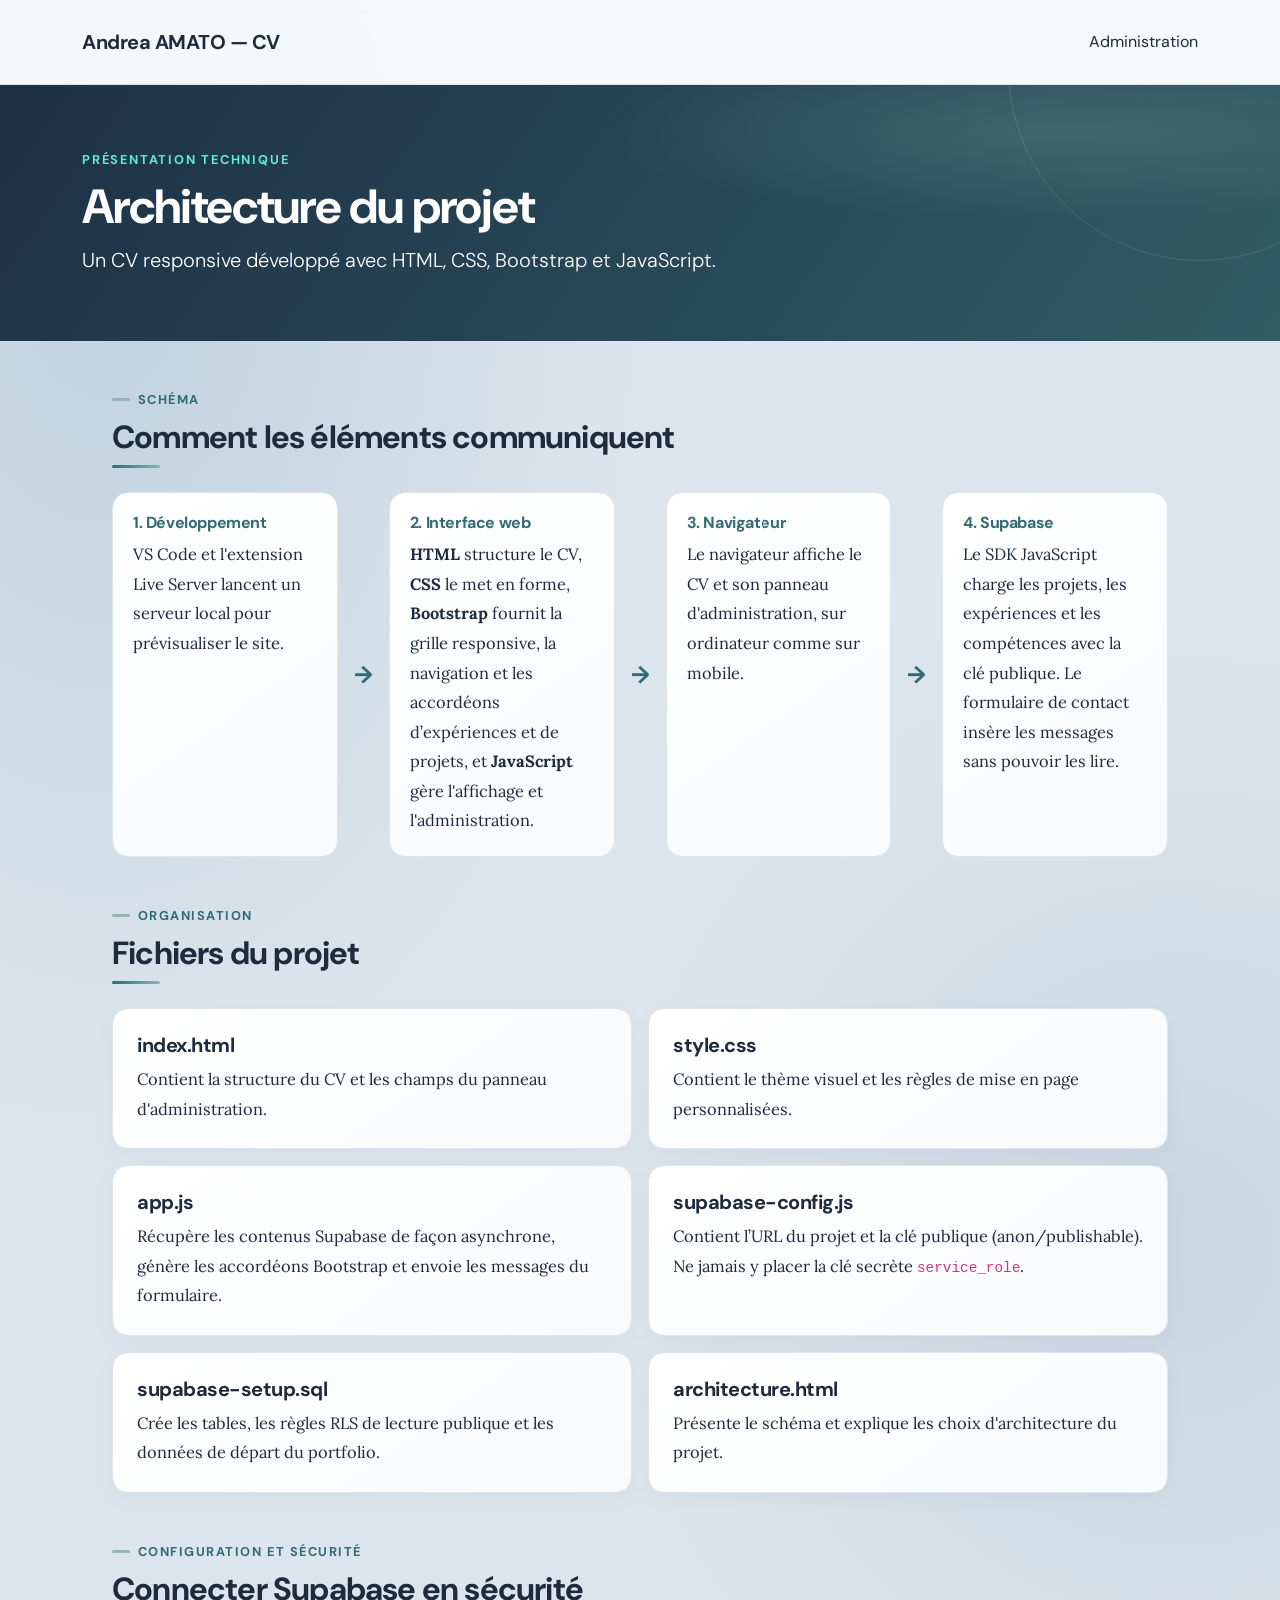
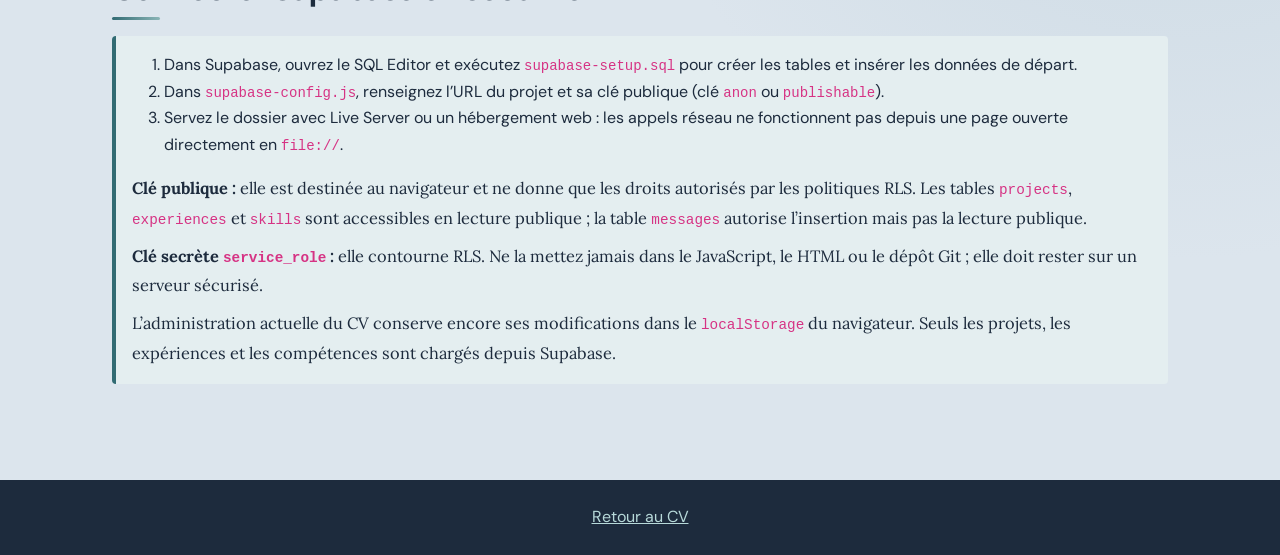
<file: architecture.html>
<!doctype html>
<html lang="fr">
  <head>
    <meta charset="utf-8">
    <meta name="viewport" content="width=device-width, initial-scale=1">
    <meta name="description" content="Schéma et explication de l'architecture du CV en ligne d'Andrea Amato.">
    <title>Architecture du projet — CV Andrea AMATO</title>
    <link rel="preconnect" href="https://fonts.googleapis.com">
    <link rel="preconnect" href="https://fonts.gstatic.com" crossorigin>
    <link href="https://fonts.googleapis.com/css2?family=DM+Sans:wght@400;500;600;700&family=Lora:wght@400;500;600&display=swap" rel="stylesheet">
    <link href="https://cdn.jsdelivr.net/npm/bootstrap@5.3.8/dist/css/bootstrap.min.css" rel="stylesheet" integrity="sha384-sRIl4kxILFvY47J16cr9ZwB07vP4J8+LH7qKQnuqkuIAvNWLzeN8tE5YBujZqJLB" crossorigin="anonymous">
    <link rel="stylesheet" href="style.css">
  </head>
  <body>
    <nav class="navbar border-bottom" aria-label="Navigation principale">
      <div class="container">
        <a class="navbar-brand fw-bold" href="index.html">Andrea AMATO — CV</a>
        <a class="nav-link" href="index.html#administration">Administration</a>
      </div>
    </nav>

    <header class="hero py-5">
      <div class="container py-3">
        <p class="eyebrow mb-2">Présentation technique</p>
        <h1 class="display-5 fw-bold">Architecture du projet</h1>
        <p class="lead mb-0">Un CV responsive développé avec HTML, CSS, Bootstrap et JavaScript.</p>
      </div>
    </header>

    <main class="container py-5">
      <section class="mb-5" aria-labelledby="diagram-title">
        <p class="section-label mb-2">Schéma</p>
        <h2 class="h2 fw-bold mb-4" id="diagram-title">Comment les éléments communiquent</h2>
        <div class="architecture-flow" aria-label="Le navigateur affiche le CV avec Bootstrap et JavaScript, qui charge les projets, les expériences et les compétences depuis Supabase. Le formulaire insère les messages dans Supabase.">
          <article class="architecture-node">
            <h3>1. Développement</h3>
            <p class="mb-0">VS Code et l'extension Live Server lancent un serveur local pour prévisualiser le site.</p>
          </article>
          <span class="architecture-arrow" aria-hidden="true">→</span>
          <article class="architecture-node">
            <h3>2. Interface web</h3>
            <p class="mb-0"><strong>HTML</strong> structure le CV, <strong>CSS</strong> le met en forme, <strong>Bootstrap</strong> fournit la grille responsive, la navigation et les accordéons d’expériences et de projets, et <strong>JavaScript</strong> gère l'affichage et l'administration.</p>
          </article>
          <span class="architecture-arrow" aria-hidden="true">→</span>
          <article class="architecture-node">
            <h3>3. Navigateur</h3>
            <p class="mb-0">Le navigateur affiche le CV et son panneau d'administration, sur ordinateur comme sur mobile.</p>
          </article>
          <span class="architecture-arrow" aria-hidden="true">→</span>
          <article class="architecture-node">
            <h3>4. Supabase</h3>
            <p class="mb-0">Le SDK JavaScript charge les projets, les expériences et les compétences avec la clé publique. Le formulaire de contact insère les messages sans pouvoir les lire.</p>
          </article>
        </div>
      </section>

      <section class="mb-5" aria-labelledby="files-title">
        <p class="section-label mb-2">Organisation</p>
        <h2 class="h2 fw-bold mb-4" id="files-title">Fichiers du projet</h2>
        <div class="row g-3">
          <div class="col-md-6">
            <article class="content-card">
              <h3 class="h5 fw-bold">index.html</h3>
              <p class="mb-0">Contient la structure du CV et les champs du panneau d'administration.</p>
            </article>
          </div>
          <div class="col-md-6">
            <article class="content-card">
              <h3 class="h5 fw-bold">style.css</h3>
              <p class="mb-0">Contient le thème visuel et les règles de mise en page personnalisées.</p>
            </article>
          </div>
          <div class="col-md-6">
            <article class="content-card">
              <h3 class="h5 fw-bold">app.js</h3>
              <p class="mb-0">Récupère les contenus Supabase de façon asynchrone, génère les accordéons Bootstrap et envoie les messages du formulaire.</p>
            </article>
          </div>
          <div class="col-md-6">
            <article class="content-card">
              <h3 class="h5 fw-bold">supabase-config.js</h3>
              <p class="mb-0">Contient l’URL du projet et la clé publique (anon/publishable). Ne jamais y placer la clé secrète <code>service_role</code>.</p>
            </article>
          </div>
          <div class="col-md-6">
            <article class="content-card">
              <h3 class="h5 fw-bold">supabase-setup.sql</h3>
              <p class="mb-0">Crée les tables, les règles RLS de lecture publique et les données de départ du portfolio.</p>
            </article>
          </div>
          <div class="col-md-6">
            <article class="content-card">
              <h3 class="h5 fw-bold">architecture.html</h3>
              <p class="mb-0">Présente le schéma et explique les choix d'architecture du projet.</p>
            </article>
          </div>
        </div>
      </section>

      <section aria-labelledby="security-title">
        <p class="section-label mb-2">Configuration et sécurité</p>
        <h2 class="h2 fw-bold mb-3" id="security-title">Connecter Supabase en sécurité</h2>
        <div class="architecture-note">
          <ol class="mb-3">
            <li>Dans Supabase, ouvrez le SQL Editor et exécutez <code>supabase-setup.sql</code> pour créer les tables et insérer les données de départ.</li>
            <li>Dans <code>supabase-config.js</code>, renseignez l’URL du projet et sa clé publique (clé <code>anon</code> ou <code>publishable</code>).</li>
            <li>Servez le dossier avec Live Server ou un hébergement web : les appels réseau ne fonctionnent pas depuis une page ouverte directement en <code>file://</code>.</li>
          </ol>
          <p class="mb-2"><strong>Clé publique :</strong> elle est destinée au navigateur et ne donne que les droits autorisés par les politiques RLS. Les tables <code>projects</code>, <code>experiences</code> et <code>skills</code> sont accessibles en lecture publique ; la table <code>messages</code> autorise l’insertion mais pas la lecture publique.</p>
          <p class="mb-2"><strong>Clé secrète <code>service_role</code> :</strong> elle contourne RLS. Ne la mettez jamais dans le JavaScript, le HTML ou le dépôt Git ; elle doit rester sur un serveur sécurisé.</p>
          <p class="mb-0">L’administration actuelle du CV conserve encore ses modifications dans le <code>localStorage</code> du navigateur. Seuls les projets, les expériences et les compétences sont chargés depuis Supabase.</p>
        </div>
      </section>
    </main>

    <footer class="py-4 mt-5">
      <div class="container text-center">
        <a href="index.html">Retour au CV</a>
      </div>
    </footer>
  </body>
</html>
</file>
<file: style.css>
:root {
  --ink: #1d2b3d;
  --muted: #5e6f82;
  --accent: #326b73;
  --accent-light: #e0edef;
  --surface: #fbfcfd;
  --page: #dce5ed;
}

body {
  background:
    radial-gradient(ellipse at 8% 12%, rgb(164 190 207 / 50%), transparent 34rem),
    radial-gradient(ellipse at 92% 58%, rgb(178 199 212 / 46%), transparent 36rem),
    var(--page);
  color: var(--ink);
  font-family: "DM Sans", "Segoe UI", sans-serif;
  line-height: 1.65;
}

html {
  scroll-behavior: smooth;
}

main.container {
  max-width: 1080px;
}

.content-card p:not(.date-label),
.content-card li,
.architecture-node p,
.architecture-note p {
  font-family: "Lora", Georgia, serif;
  font-size: 1.025rem;
  line-height: 1.8;
}

h1,
h2,
h3,
.navbar-brand {
  letter-spacing: -.025em;
}

.navbar {
  background: rgb(248 250 252 / 94%);
  backdrop-filter: blur(12px);
  box-shadow: 0 .25rem 1rem rgb(30 49 69 / 5%);
}

.navbar .container {
  min-height: 4.25rem;
}

.navbar-brand,
.nav-link {
  color: var(--ink);
}

.nav-link:hover,
.nav-link:focus {
  color: var(--accent);
}

.navbar-nav {
  gap: .25rem;
}

.navbar-nav .nav-link {
  border-radius: 50rem;
  padding-inline: .9rem;
  transition: background-color .2s ease, color .2s ease;
}

.navbar-nav .nav-link:hover,
.navbar-nav .nav-link:focus-visible {
  background: #e5eef0;
}

.language-toggle {
  background: #e5eef0;
  border: 1px solid #c8dadd;
  border-radius: 50rem;
  color: #285d65;
  font-size: .75rem;
  font-weight: 700;
  letter-spacing: .06em;
  min-width: 2.75rem;
  transition: background-color .2s ease, transform .2s ease;
}

.language-toggle:hover,
.language-toggle:focus-visible {
  background: #d7e7e8;
  color: #1d4e56;
  transform: translateY(-1px);
}

.hero {
  background:
    radial-gradient(ellipse at 82% 18%, rgb(151 191 194 / 19%), transparent 28rem),
    linear-gradient(125deg, #1d3046, #315c66);
  color: white;
  overflow: hidden;
  position: relative;
}

.hero::after {
  border: 1px solid rgb(255 255 255 / 10%);
  border-radius: 50%;
  content: "";
  height: 24rem;
  position: absolute;
  right: -7rem;
  top: -13rem;
  width: 24rem;
}

.hero .container {
  position: relative;
  z-index: 1;
}

.hero .eyebrow,
.hero h1,
.hero .lead {
  animation: rise-in .7s both;
}

.hero .eyebrow {
  animation-delay: .08s;
}

.hero h1 {
  animation-delay: .2s;
}

.hero-mark {
  border-radius: 50%;
  height: 7rem;
  object-fit: cover;
  object-position: center 32%;
  width: 7rem;
  border: 4px solid rgb(255 255 255 / 28%);
  box-shadow: 0 .75rem 2rem rgb(0 0 0 / 15%);
  animation: mark-in .7s cubic-bezier(.2, .8, .2, 1) both, gentle-float 4s ease-in-out 1s infinite;
}

.hero .lead {
  animation-delay: .32s;
}

.eyebrow {
  color: #5eead4;
  font-size: .8rem;
  font-weight: 700;
  letter-spacing: .14em;
  text-transform: uppercase;
}

.section-label {
  color: var(--accent);
  font-size: .8rem;
  font-weight: 700;
  letter-spacing: .12em;
  text-transform: uppercase;
}

.section-label::before {
  background: #91b6ba;
  border-radius: 1rem;
  content: "";
  display: inline-block;
  height: .16rem;
  margin: 0 .45rem .2rem 0;
  width: 1.15rem;
}

.cv-section {
  background: rgb(248 250 252 / 72%);
  border: 1px solid rgb(204 216 226 / 85%);
  border-radius: 1.25rem;
  padding: clamp(1.25rem, 3vw, 2rem);
  box-shadow: 0 .75rem 2rem rgb(30 49 69 / 4%);
}

main section > h2 {
  position: relative;
  width: fit-content;
}

main section > h2::after {
  background: linear-gradient(90deg, var(--accent), #8bb5b7);
  border-radius: 1rem;
  content: "";
  display: block;
  height: .2rem;
  margin-top: .55rem;
  width: 3rem;
}

.content-card {
  background: linear-gradient(145deg, #fff, #f8fafc);
  border: 1px solid #dce5eb;
  border-radius: 1rem;
  height: 100%;
  padding: 1.5rem;
  box-shadow: 0 .4rem 1.25rem rgb(30 49 69 / 4%);
  transition: border-color .2s ease, box-shadow .2s ease, transform .2s ease;
}

.content-card:hover {
  border-color: #b7cbd0;
  box-shadow: 0 1rem 2rem rgb(30 49 69 / 10%);
  transform: translateY(-4px);
}

.date-label {
  color: var(--accent);
  font-size: .9rem;
  font-weight: 650;
}

.content-card.card {
  padding: 0;
}

.content-card.card > .card-body {
  padding: 1.5rem;
}

.badge.text-bg-secondary,
.badge.text-bg-primary {
  background-color: #e1ecee !important;
  color: #285d65 !important;
  font-weight: 600;
  letter-spacing: .01em;
  padding: .5em .8em;
}

.contact-link {
  align-items: center;
  background: #edf3f4;
  border: 1px solid #d5e2e4;
  border-radius: .75rem;
  color: #285d65;
  display: flex;
  font-family: "DM Sans", "Segoe UI", sans-serif;
  font-size: .95rem;
  font-weight: 600;
  gap: .7rem;
  max-width: 100%;
  padding: .65rem .85rem;
  text-decoration: none;
  width: 100%;
  max-width: 100%;
  transition: background-color .2s ease, border-color .2s ease, transform .2s ease;
}

.contact-link:hover,
.contact-link:focus-visible {
  background: #e1ecee;
  border-color: #b7cbd0;
  color: #1d4e56;
  transform: translateY(-2px);
}

.contact-icon {
  align-items: center;
  background: #d7e7e8;
  border-radius: 50%;
  color: var(--accent);
  display: inline-flex;
  flex: 0 0 2rem;
  font-size: .9rem;
  font-weight: 700;
  height: 2rem;
  justify-content: center;
  padding: .45rem;
  width: 2rem;
}

.contact-link-text {
  flex: 1;
  min-width: 0;
  overflow-wrap: anywhere;
  word-break: normal;
}

.contact-item {
  background: #f5f8fa;
  border: 1px solid #e4ebef;
  border-radius: .85rem;
  padding: 1rem;
}

.contact-item h3 {
  color: var(--muted);
  font-size: .78rem;
  letter-spacing: .08em;
  margin-bottom: .6rem;
  text-transform: uppercase;
}

.contact-item address {
  color: var(--ink);
  font-style: normal;
}

.accordion {
  border-radius: .75rem;
  box-shadow: 0 .4rem 1.25rem rgb(30 49 69 / 4%);
  overflow: hidden;
}

.accordion-item {
  background: linear-gradient(145deg, #fff, #f8fafc);
  border-color: #dce5eb;
  overflow: hidden;
}

.accordion-item:first-of-type {
  border-top-left-radius: .75rem;
  border-top-right-radius: .75rem;
}

.accordion-item:last-of-type {
  border-bottom-left-radius: .75rem;
  border-bottom-right-radius: .75rem;
}

.accordion-button {
  background: transparent;
  color: var(--ink);
  font-weight: 600;
  gap: .75rem;
  min-height: 4.25rem;
  padding: 1rem 1.25rem;
  transition: background-color .2s ease, color .2s ease;
}

.accordion-button:not(.collapsed) {
  background: #e8f0f1;
  box-shadow: inset 0 -1px 0 rgb(50 107 115 / 15%);
  color: var(--ink);
}

.accordion-button:focus {
  border-color: #9dbdc1;
  box-shadow: 0 0 0 .25rem rgb(50 107 115 / 18%);
}

.experience-title {
  flex: 1;
}

.experience-organization {
  display: inline;
  font-weight: 400;
}

.experience-date {
  background-color: #e1ecee !important;
  color: #285d65 !important;
  font-size: .75rem;
  font-weight: 500;
  white-space: nowrap;
}

.experience-missions li {
  margin-bottom: .35rem;
}

.experience-missions li:last-child {
  margin-bottom: 0;
}

.site-footer {
  background:
    radial-gradient(ellipse at 86% 20%, rgb(111 155 160 / 17%), transparent 25rem),
    linear-gradient(125deg, #1d3046, #263f50);
  color: #dbe5f1;
  box-shadow: 0 -1rem 2rem rgb(30 49 69 / 7%);
}

footer:not(.site-footer) {
  background: var(--ink);
  color: #dbe5f1;
}

.site-footer a {
  color: #c6dddd;
}

footer:not(.site-footer) a {
  color: #b7d9d9;
}

.footer-brand {
  color: white;
  display: inline-block;
  font-size: 1.4rem;
  font-weight: 700;
  letter-spacing: -.04em;
  margin-bottom: .6rem;
  text-decoration: none;
}

.footer-brand span {
  color: #a9d0d0;
}

.footer-tagline {
  color: #becbd4;
  font-size: .95rem;
}

.footer-link {
  color: #c6dddd;
  display: inline-block;
  font-size: .9rem;
  font-weight: 600;
  text-decoration: none;
  transition: color .2s ease;
}

.footer-link:hover,
.footer-link:focus-visible {
  color: white;
  text-decoration: underline;
  text-underline-offset: .25rem;
}

.footer-divider {
  border-color: rgb(219 229 241 / 22%);
  margin: 1.5rem 0 1rem;
}

.footer-copy {
  color: #aebdca;
  font-size: .82rem;
}

.admin-panel > summary {
  cursor: pointer;
  list-style: none;
  width: fit-content;
}

.admin-panel > summary::-webkit-details-marker {
  display: none;
}

.admin-panel[open] > summary {
  margin-bottom: .25rem;
}

.editor-entry {
  background: #f3f6f8;
}

.form-status:empty {
  display: none;
}

.architecture-flow {
  align-items: stretch;
  display: flex;
  flex-wrap: wrap;
  gap: 1rem;
  justify-content: center;
}

.architecture-node {
  background: linear-gradient(145deg, #fff, #f8fafc);
  border: 1px solid #dbe5ef;
  border-radius: 1rem;
  flex: 1 1 12rem;
  padding: 1.25rem;
}

.architecture-node h3 {
  color: var(--accent);
  font-size: 1rem;
  font-weight: 700;
}

.architecture-arrow {
  align-self: center;
  color: var(--accent);
  font-size: 1.5rem;
  font-weight: 700;
}

.architecture-note {
  background: #e4eef0;
  border-left: .25rem solid var(--accent);
  border-radius: .25rem;
  padding: 1rem;
}

@keyframes rise-in {
  from {
    opacity: 0;
    transform: translateY(14px);
  }

  to {
    opacity: 1;
    transform: translateY(0);
  }
}

@keyframes mark-in {
  from {
    opacity: 0;
    transform: scale(.75);
  }

  to {
    opacity: 1;
    transform: scale(1);
  }
}

@keyframes gentle-float {
  0%,
  100% {
    translate: 0 0;
  }

  50% {
    translate: 0 -6px;
  }
}

body.motion-ready .scroll-reveal {
  opacity: 0;
  transform: translateY(14px) scale(.99);
  transition: opacity .5s ease, transform .5s cubic-bezier(.2, .7, .2, 1);
  will-change: opacity, transform;
}

body.motion-ready .scroll-reveal.is-visible {
  opacity: 1;
  transform: translateY(0) scale(1);
  will-change: auto;
}

body.motion-ready .text-reveal {
  opacity: 0;
  filter: blur(2px);
  transform: translateY(10px);
  transition: opacity .5s ease, transform .5s cubic-bezier(.2, .7, .2, 1), filter .5s ease;
}

body.motion-ready .text-reveal.is-visible {
  filter: blur(0);
  opacity: 1;
  transform: translateY(0);
}

body.motion-ready .cv-section > h2.text-reveal::after {
  transform: scaleX(0);
  transform-origin: left center;
  transition: transform .65s cubic-bezier(.2, .7, .2, 1) .12s;
}

body.motion-ready .cv-section > h2.text-reveal.is-visible::after {
  transform: scaleX(1);
}

.cv-section {
  transition: border-color .25s ease, box-shadow .25s ease;
}

.cv-section:hover {
  border-color: #bdcfd9;
  box-shadow: 0 1rem 2.25rem rgb(30 49 69 / 7%);
}

.accordion-button:hover .experience-title {
  color: var(--accent);
}

.contact-item {
  transition: background-color .25s ease, border-color .25s ease, transform .25s ease;
}

.contact-item:hover {
  background: #edf3f5;
  border-color: #ccdce2;
  transform: translateY(-2px);
}

@media (max-width: 575.98px) {
  .hero .container {
    padding-inline: 1.5rem;
  }

  .cv-section {
    border-radius: 1rem;
  }

  .accordion-button {
    align-items: flex-start;
    flex-wrap: wrap;
    padding: .9rem 2.8rem .9rem 1rem;
  }

  .experience-title {
    flex-basis: 100%;
    padding-right: .25rem;
  }

  .experience-date {
    margin-top: .15rem;
  }

  .contact-link {
    font-size: .82rem;
    gap: .55rem;
    padding: .6rem .65rem;
  }

  .site-footer .text-md-end {
    display: flex;
    flex-wrap: wrap;
    gap: .75rem 1rem;
  }

  .site-footer .footer-link {
    margin-left: 0 !important;
  }

  .architecture-arrow {
    flex-basis: 100%;
    line-height: .6;
    text-align: center;
    transform: rotate(90deg);
  }
}

@media (prefers-reduced-motion: reduce) {
  *,
  *::before,
  *::after {
    animation-duration: .01ms !important;
    animation-iteration-count: 1 !important;
    scroll-behavior: auto !important;
    transition-duration: .01ms !important;
  }
}
</file>
